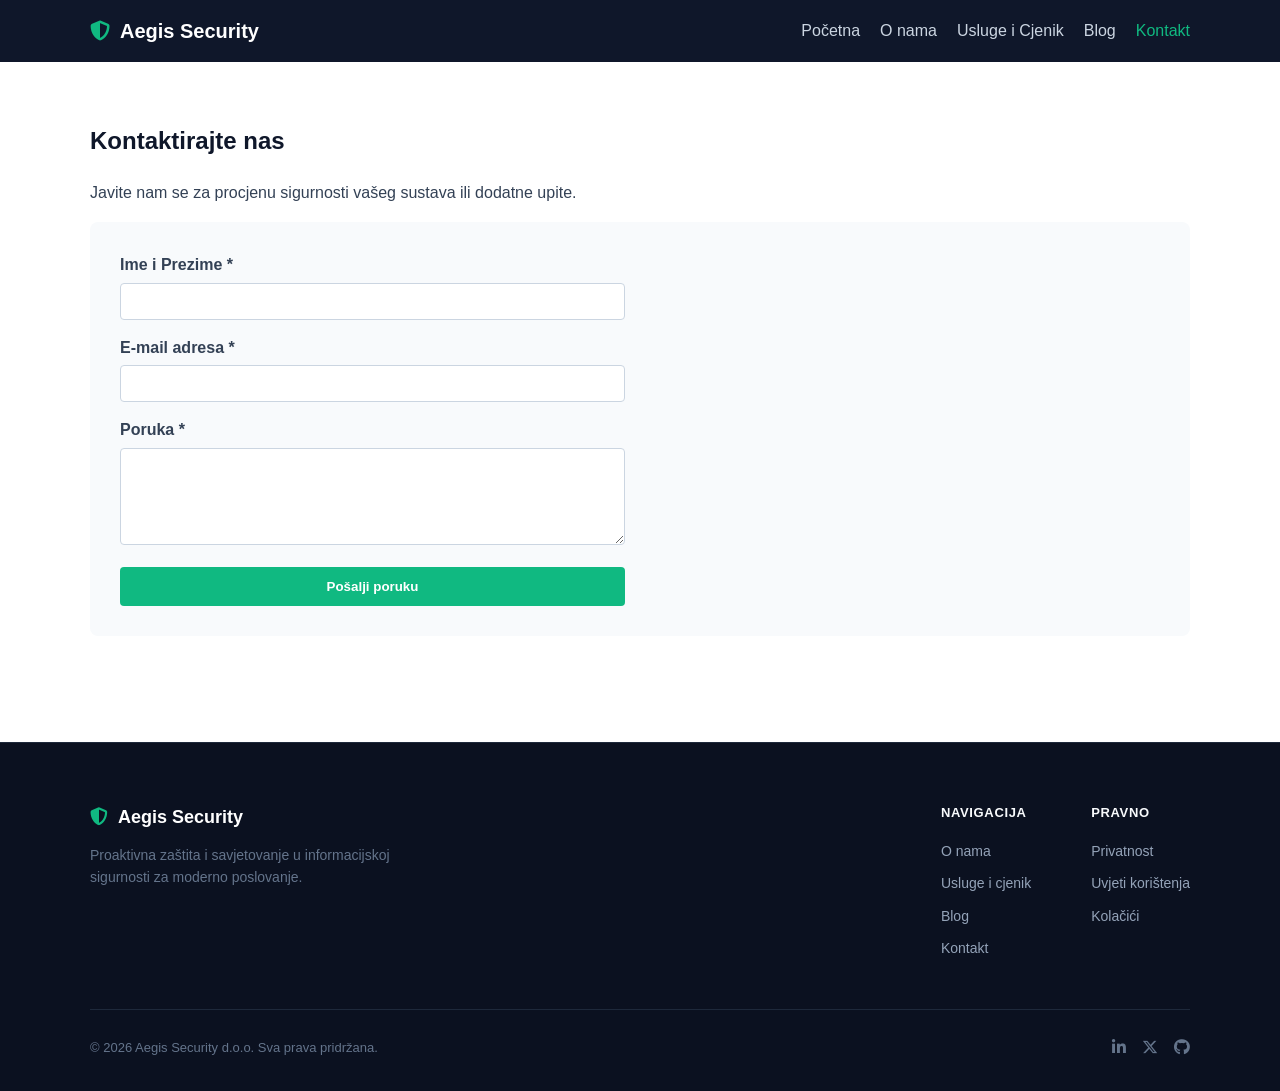
<file: kontakt.html>
<!DOCTYPE html>
<!-- TSD-4RT | AB | 22.09.2026. -->
<html lang="hr">
<head>
    <meta charset="UTF-8">
    <meta name="viewport" content="width=device-width, initial-scale=1.0">
    <title>Aegis Security - Kontakt</title>
    <link rel="stylesheet" href="https://cdnjs.cloudflare.com/ajax/libs/font-awesome/6.4.0/css/all.min.css">
    <link rel="stylesheet" href="style.css">
</head>
<body>

    <header class="main-header">
        <div class="header-container">
            <a href="index.html" class="logo">
                <i class="fas fa-shield-halved"></i>
                <span>Aegis Security</span>
            </a>
            <nav class="main-nav">
                <ul>
                    <li><a href="index.html">Početna</a></li>
                    <li><a href="o-nama.html">O nama</a></li>
                    <li><a href="usluge.html">Usluge i Cjenik</a></li>
                    <li><a href="blog.html">Blog</a></li>
                    <li><a href="kontakt.html" class="active">Kontakt</a></li>
                </ul>
            </nav>
        </div>
    </header>

    <main class="main-content">
        <section class="section">
            <h2>Kontaktirajte nas</h2>
            <p>Javite nam se za procjenu sigurnosti vašeg sustava ili dodatne upite.</p>

            <div class="contact-grid">
                <!-- Kontakt Forma -->
                <form id="contactForm" novalidate
      action="https://formspree.io/f/mqpkrvzk"
      method="POST">

    <div class="form-group">
        <label for="name">Ime i Prezime *</label>
        <input type="text" id="name" name="name" autocomplete="name" required>
        <span class="error-msg" id="nameError">Molimo unesite ime.</span>
    </div>

    <div class="form-group">
        <label for="email">E-mail adresa *</label>
        <input type="email" id="email" name="email" autocomplete="email" required>
        <span class="error-msg" id="emailError">Molimo unesite valjanu e-mail adresu.</span>
    </div>

    <div class="form-group">
        <label for="message">Poruka *</label>
        <textarea id="message" name="message" rows="5" required></textarea>
        <span class="error-msg" id="messageError">Poruka ne smije biti prazna.</span>
    </div>

    <button type="submit" class="btn-submit">Pošalji poruku</button>
</form>   
                <!-- Karta s lokacijom -->
                <div class="map-box">
                    <iframe 
                        src="https://www.google.com/maps/embed?pb=!1m18!1m12!1m3!1d89123.63282218413!2d15.908000450000002!3d45.815005350000005!2m3!1f0!2f0!3f0!3m2!1i1024!2i768!4f13.1!3m3!1m2!1s0x4765d692c9022d13%3A0xf7026e64032c52e1!2sZagreb!5e0!3m2!1shr!2shr!4v1700000000000!5m2!1shr!2shr" 
                        width="100%" 
                        height="100%" 
                        style="border:0;" 
                        allowfullscreen="" 
                        loading="lazy" 
                        referrerpolicy="no-referrer-when-downgrade">
                    </iframe>
                </div>
            </div>
        </section>
    </main>

    <footer class="main-footer">
        <div class="footer-container">
            <div class="footer-top">
                <div class="footer-brand">
                    <a href="index.html" class="footer-logo">
                        <i class="fas fa-shield-halved"></i>
                        <span>Aegis Security</span>
                    </a>
                    <p>Proaktivna zaštita i savjetovanje u informacijskoj sigurnosti za moderno poslovanje.</p>
                </div>

                <div class="footer-links">
                    <div class="footer-col">
                        <span class="footer-heading">Navigacija</span>
                        <ul>
                            <li><a href="o-nama.html">O nama</a></li>
                            <li><a href="usluge.html">Usluge i cjenik</a></li>
                            <li><a href="blog.html">Blog</a></li>
                            <li><a href="kontakt.html">Kontakt</a></li>
                        </ul>
                    </div>

                    <div class="footer-col">
                        <span class="footer-heading">Pravno</span>
                        <ul>
                            <li><a href="#">Privatnost</a></li>
                            <li><a href="#">Uvjeti korištenja</a></li>
                            <li><a href="#">Kolačići</a></li>
                        </ul>
                    </div>
                </div>
            </div>

            <div class="footer-bottom">
                <p>&copy; 2026 Aegis Security d.o.o. Sva prava pridržana.</p>
                <div class="footer-socials">
                    <a href="#" aria-label="LinkedIn"><i class="fab fa-linkedin-in"></i></a>
                    <a href="#" aria-label="X"><i class="fab fa-x-twitter"></i></a>
                    <a href="#" aria-label="GitHub"><i class="fab fa-github"></i></a>
                </div>
            </div>
        </div>

    
    </footer>

</body>
</html>
</file>
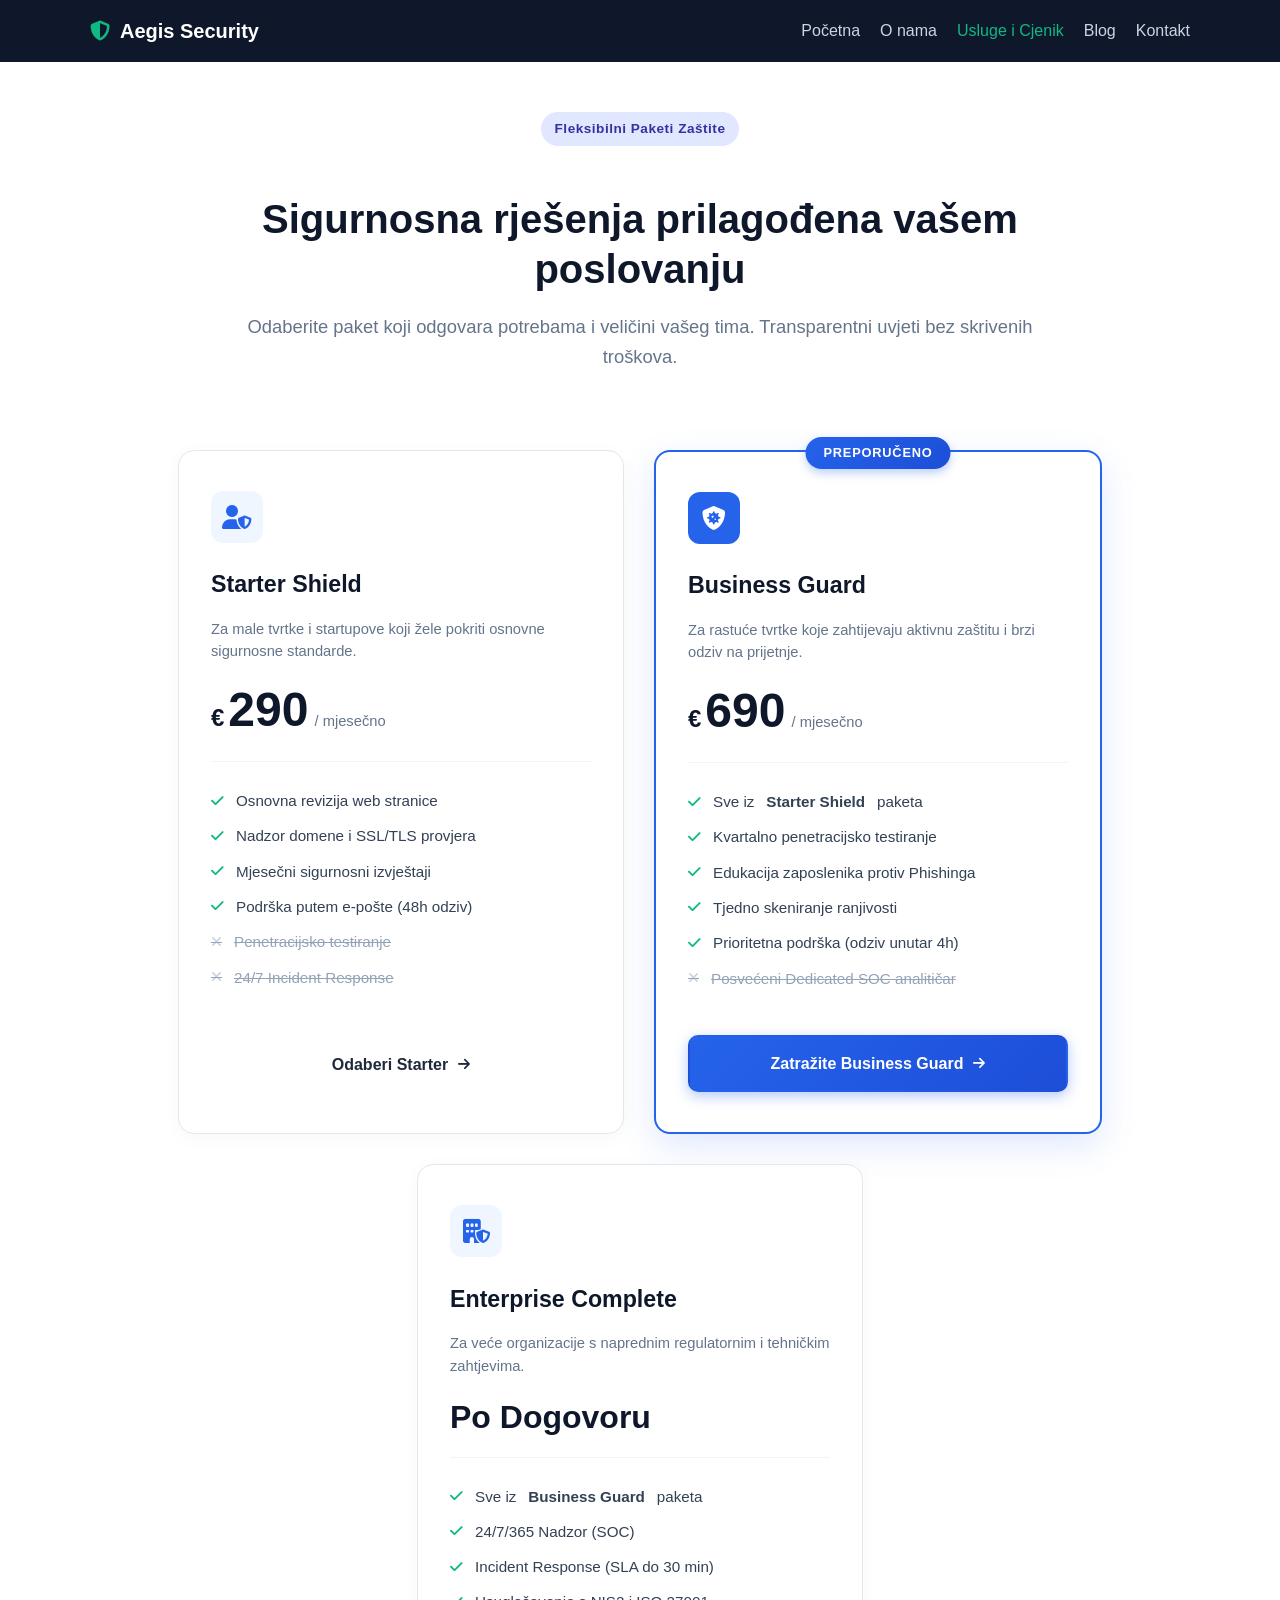
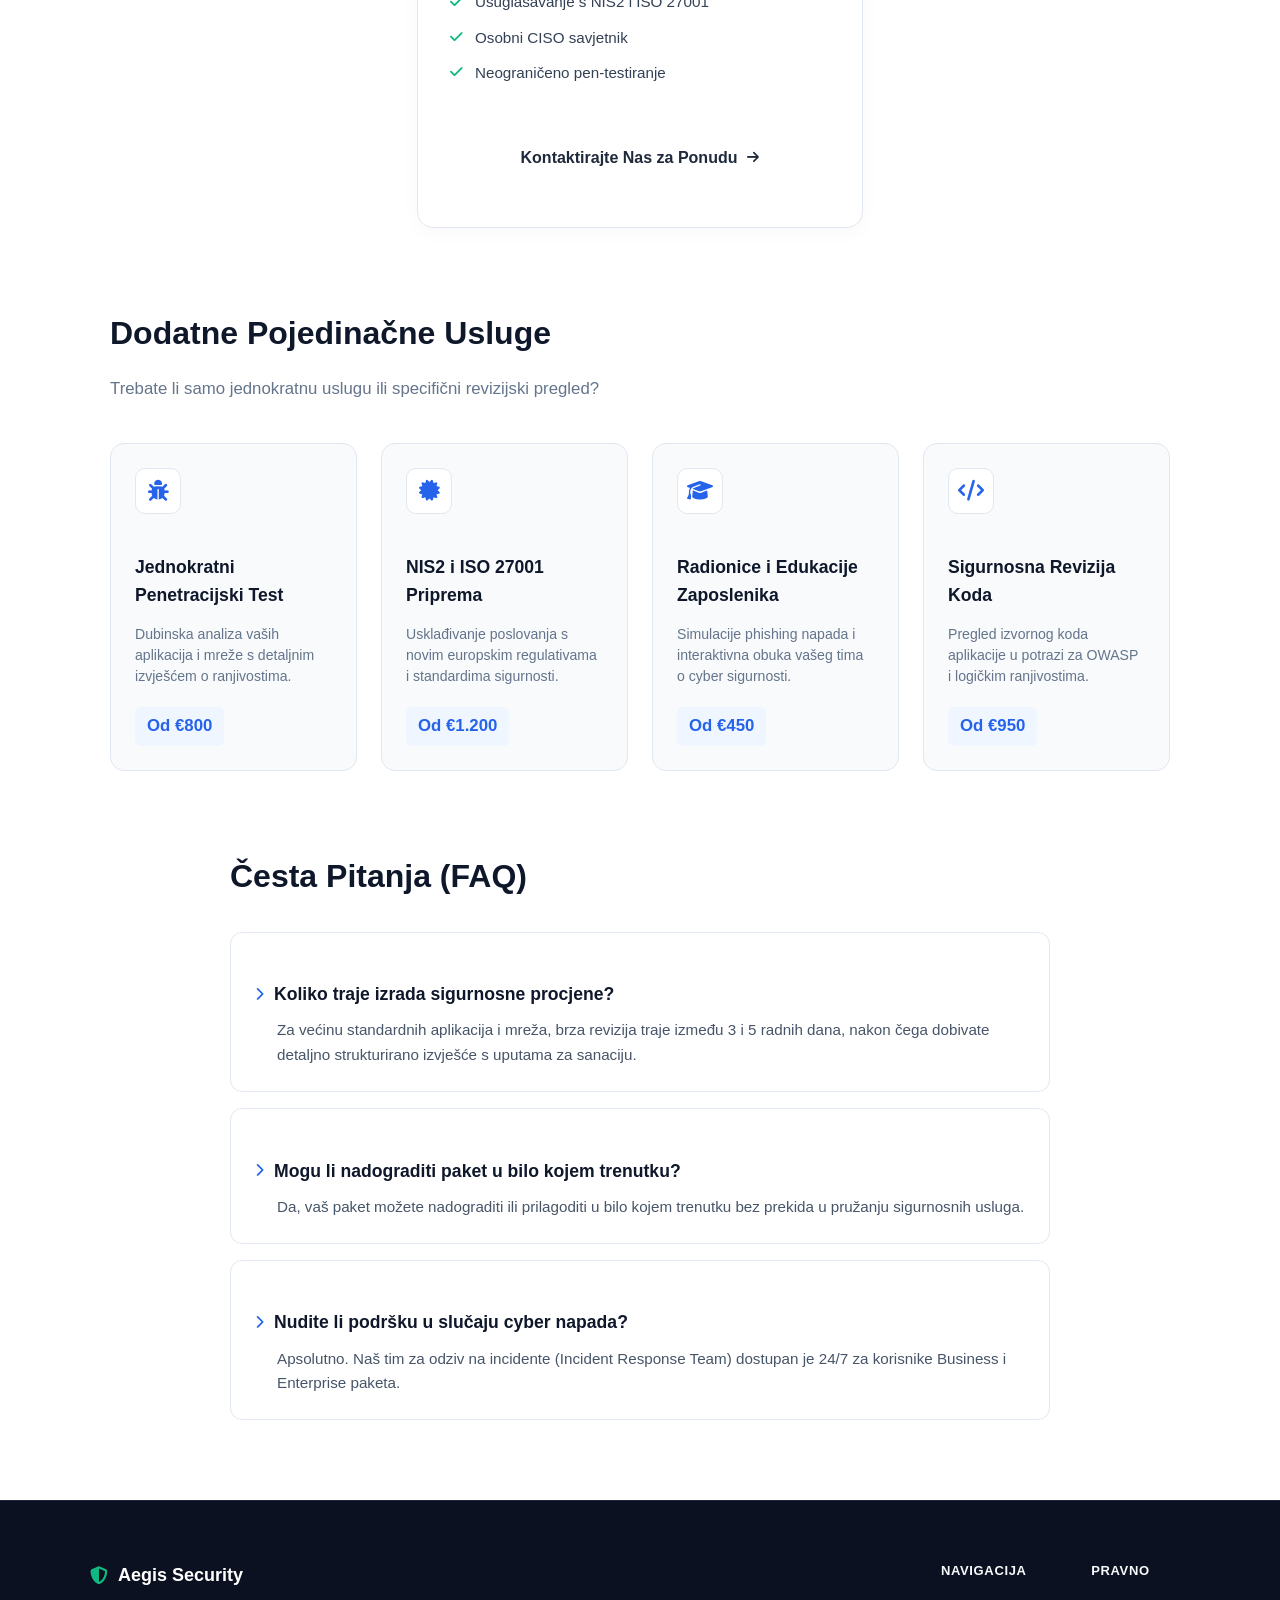
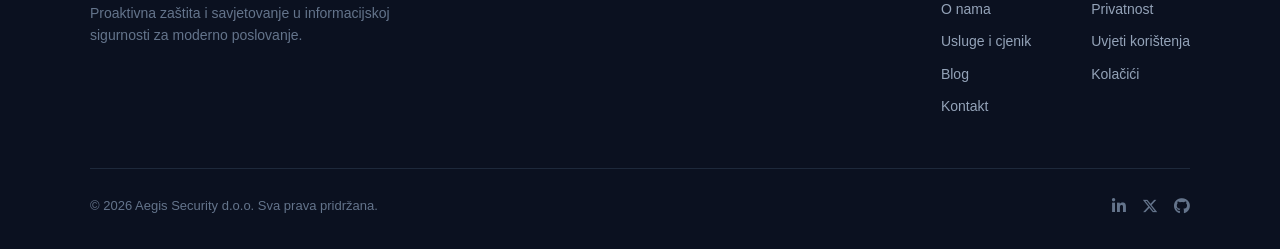
<file: usluge.html>
<!DOCTYPE html>
<!-- TSD-4RT | AB | 22.09.2026. -->
<html lang="hr">
<head>
    <meta charset="UTF-8">
    <meta name="viewport" content="width=device-width, initial-scale=1.0">
    <title>Usluge i Cjenik - Aegis Security</title>
    <link rel="stylesheet" href="https://cdnjs.cloudflare.com/ajax/libs/font-awesome/6.4.0/css/all.min.css">
    <link rel="stylesheet" href="style.css">
</head>
<body>

    <!-- ZAGLAVLJE -->
    <header class="main-header">
        <div class="header-container">
            <a href="index.html" class="logo">
                <i class="fas fa-shield-halved"></i>
                <span>Aegis Security</span>
            </a>
            <nav class="main-nav">
                <ul>
                    <li><a href="index.html">Početna</a></li>
                    <li><a href="o-nama.html">O nama</a></li>
                    <li><a href="usluge.html" class="active">Usluge i Cjenik</a></li>
                    <li><a href="blog.html">Blog</a></li>
                    <li><a href="kontakt.html">Kontakt</a></li>
                </ul>
            </nav>
        </div>
    </header>

    <main class="main-content">
        <!-- HERO SEKCIJA -->
        <section class="pricing-hero">
            <span class="badge">Fleksibilni Paketi Zaštite</span>
            <h1>Sigurnosna rješenja prilagođena vašem poslovanju</h1>
            <p>Odaberite paket koji odgovara potrebama i veličini vašeg tima. Transparentni uvjeti bez skrivenih troškova.</p>
        </section>

        <!-- GLAVNI CJENIK -->
        <section class="pricing-section">
            <div class="pricing-grid">

                <!-- Starter Paket -->
                <div class="pricing-card">
                    <div class="card-header">
                        <div class="plan-icon"><i class="fas fa-user-shield"></i></div>
                        <h3>Starter Shield</h3>
                        <p class="plan-desc">Za male tvrtke i startupove koji žele pokriti osnovne sigurnosne standarde.</p>
                    </div>
                    <div class="card-price">
                        <span class="currency">€</span>
                        <span class="amount">290</span>
                        <span class="period">/ mjesečno</span>
                    </div>
                    <ul class="plan-features">
                        <li><i class="fas fa-check text-success"></i> Osnovna revizija web stranice</li>
                        <li><i class="fas fa-check text-success"></i> Nadzor domene i SSL/TLS provjera</li>
                        <li><i class="fas fa-check text-success"></i> Mjesečni sigurnosni izvještaji</li>
                        <li><i class="fas fa-check text-success"></i> Podrška putem e-pošte (48h odziv)</li>
                        <li class="disabled"><i class="fas fa-times"></i> Penetracijsko testiranje</li>
                        <li class="disabled"><i class="fas fa-times"></i> 24/7 Incident Response</li>
                    </ul>
                    <a href="kontakt.html?paket=Starter-Shield" class="btn btn-outline">
                        <span>Odaberi Starter</span>
                        <i class="fas fa-arrow-right"></i>
                    </a>
                </div>

                <!-- Business Guard (Istaknuti) -->
                <div class="pricing-card featured">
                    <div class="badge-popular">Preporučeno</div>
                    <div class="card-header">
                        <div class="plan-icon"><i class="fas fa-shield-virus"></i></div>
                        <h3>Business Guard</h3>
                        <p class="plan-desc">Za rastuće tvrtke koje zahtijevaju aktivnu zaštitu i brzi odziv na prijetnje.</p>
                    </div>
                    <div class="card-price">
                        <span class="currency">€</span>
                        <span class="amount">690</span>
                        <span class="period">/ mjesečno</span>
                    </div>
                    <ul class="plan-features">
                        <li><i class="fas fa-check text-success"></i> Sve iz <strong>Starter Shield</strong> paketa</li>
                        <li><i class="fas fa-check text-success"></i> Kvartalno penetracijsko testiranje</li>
                        <li><i class="fas fa-check text-success"></i> Edukacija zaposlenika protiv Phishinga</li>
                        <li><i class="fas fa-check text-success"></i> Tjedno skeniranje ranjivosti</li>
                        <li><i class="fas fa-check text-success"></i> Prioritetna podrška (odziv unutar 4h)</li>
                        <li class="disabled"><i class="fas fa-times"></i> Posvećeni Dedicated SOC analitičar</li>
                    </ul>
                    <a href="kontakt.html?paket=Business-Guard" class="btn btn-primary">
                        <span>Zatražite Business Guard</span>
                        <i class="fas fa-arrow-right"></i>
                    </a>
                </div>

                <!-- Enterprise Paket -->
                <div class="pricing-card">
                    <div class="card-header">
                        <div class="plan-icon"><i class="fas fa-building-shield"></i></div>
                        <h3>Enterprise Complete</h3>
                        <p class="plan-desc">Za veće organizacije s naprednim regulatornim i tehničkim zahtjevima.</p>
                    </div>
                    <div class="card-price">
                        <span class="amount custom-price">Po Dogovoru</span>
                    </div>
                    <ul class="plan-features">
                        <li><i class="fas fa-check text-success"></i> Sve iz <strong>Business Guard</strong> paketa</li>
                        <li><i class="fas fa-check text-success"></i> 24/7/365 Nadzor (SOC)</li>
                        <li><i class="fas fa-check text-success"></i> Incident Response (SLA do 30 min)</li>
                        <li><i class="fas fa-check text-success"></i> Usuglašavanje s NIS2 i ISO 27001</li>
                        <li><i class="fas fa-check text-success"></i> Osobni CISO savjetnik</li>
                        <li><i class="fas fa-check text-success"></i> Neograničeno pen-testiranje</li>
                    </ul>
                    <a href="kontakt.html?paket=Enterprise-Complete" class="btn btn-outline">
                        <span>Kontaktirajte Nas za Ponudu</span>
                        <i class="fas fa-arrow-right"></i>
                    </a>
                </div>

            </div>
        </section>

        <!-- DODATNE USLUGE (ADD-ONS) -->
        <section class="addons-section">
            <h2 class="text-center">Dodatne Pojedinačne Usluge</h2>
            <p class="section-subtitle text-center">Trebate li samo jednokratnu uslugu ili specifični revizijski pregled?</p>
            
            <div class="addons-grid">
                <div class="addon-box">
                    <div class="addon-icon"><i class="fas fa-bug"></i></div>
                    <div class="addon-info">
                        <h4>Jednokratni Penetracijski Test</h4>
                        <p>Dubinska analiza vaših aplikacija i mreže s detaljnim izvješćem o ranjivostima.</p>
                    </div>
                    <div class="addon-price">Od €800</div>
                </div>

                <div class="addon-box">
                    <div class="addon-icon"><i class="fas fa-certificate"></i></div>
                    <div class="addon-info">
                        <h4>NIS2 i ISO 27001 Priprema</h4>
                        <p>Usklađivanje poslovanja s novim europskim regulativama i standardima sigurnosti.</p>
                    </div>
                    <div class="addon-price">Od €1.200</div>
                </div>

                <div class="addon-box">
                    <div class="addon-icon"><i class="fas fa-graduation-cap"></i></div>
                    <div class="addon-info">
                        <h4>Radionice i Edukacije Zaposlenika</h4>
                        <p>Simulacije phishing napada i interaktivna obuka vašeg tima o cyber sigurnosti.</p>
                    </div>
                    <div class="addon-price">Od €450</div>
                </div>

                <div class="addon-box">
                    <div class="addon-icon"><i class="fas fa-code"></i></div>
                    <div class="addon-info">
                        <h4>Sigurnosna Revizija Koda</h4>
                        <p>Pregled izvornog koda aplikacije u potrazi za OWASP i logičkim ranjivostima.</p>
                    </div>
                    <div class="addon-price">Od €950</div>
                </div>
            </div>
        </section>

        <!-- ČESTA PITANJA (FAQ) -->
        <section class="faq-section">
            <h2 class="text-center">Česta Pitanja (FAQ)</h2>
            <div class="faq-container">
                <div class="faq-item">
                    <h4><i class="fas fa-chevron-right"></i> Koliko traje izrada sigurnosne procjene?</h4>
                    <p>Za većinu standardnih aplikacija i mreža, brza revizija traje između 3 i 5 radnih dana, nakon čega dobivate detaljno strukturirano izvješće s uputama za sanaciju.</p>
                </div>
                <div class="faq-item">
                    <h4><i class="fas fa-chevron-right"></i> Mogu li nadograditi paket u bilo kojem trenutku?</h4>
                    <p>Da, vaš paket možete nadograditi ili prilagoditi u bilo kojem trenutku bez prekida u pružanju sigurnosnih usluga.</p>
                </div>
                <div class="faq-item">
                    <h4><i class="fas fa-chevron-right"></i> Nudite li podršku u slučaju cyber napada?</h4>
                    <p>Apsolutno. Naš tim za odziv na incidente (Incident Response Team) dostupan je 24/7 za korisnike Business i Enterprise paketa.</p>
                </div>
            </div>
        </section>
    </main>

    <!-- PODNOŽJE -->
    <footer class="main-footer">
        <div class="footer-container">
            <div class="footer-top">
                <div class="footer-brand">
                    <a href="index.html" class="footer-logo">
                        <i class="fas fa-shield-halved"></i>
                        <span>Aegis Security</span>
                    </a>
                    <p>Proaktivna zaštita i savjetovanje u informacijskoj sigurnosti za moderno poslovanje.</p>
                </div>

                <div class="footer-links">
                    <div class="footer-col">
                        <span class="footer-heading">Navigacija</span>
                        <ul>
                            <li><a href="o-nama.html">O nama</a></li>
                            <li><a href="usluge.html">Usluge i cjenik</a></li>
                            <li><a href="blog.html">Blog</a></li>
                            <li><a href="kontakt.html">Kontakt</a></li>
                        </ul>
                    </div>
                    <div class="footer-col">
                        <span class="footer-heading">Pravno</span>
                        <ul>
                            <li><a href="#">Privatnost</a></li>
                            <li><a href="#">Uvjeti korištenja</a></li>
                            <li><a href="#">Kolačići</a></li>
                        </ul>
                    </div>
                </div>
            </div>
            <div class="footer-bottom">
                <p>&copy; 2026 Aegis Security d.o.o. Sva prava pridržana.</p>
                <div class="footer-socials">
                    <a href="#" aria-label="LinkedIn"><i class="fab fa-linkedin-in"></i></a>
                    <a href="#" aria-label="X"><i class="fab fa-x-twitter"></i></a>
                    <a href="#" aria-label="GitHub"><i class="fab fa-github"></i></a>
                </div>
            </div>
        </div>
    </footer>

</body>
</html>
</file>
<file: style.css>
:root {
    --primary-color: #0f172a;
    --accent-color: #10b981;
    --accent-hover: #059669;
    --bg-light: #f8fafc;
    --text-dark: #334155;
    --border-color: #cbd5e1;
    --error-color: #ef4444;
}

body {
    font-family: 'Segoe UI', Arial, sans-serif;
    margin: 0;
    padding: 0;
    color: var(--text-dark);
    background-color: #ffffff;
    line-height: 1.6;
}

.main-content {
    max-width: 1100px;
    margin: 0 auto;
    padding: 0 20px;
    min-height: 60vh;
}

.section {
    margin: 60px 0;
}

h2 {
    color: var(--primary-color);
    margin-bottom: 20px;
}

.main-header {
    background-color: var(--primary-color);
    position: sticky;
    top: 0;
    z-index: 1000;
}

.header-container {
    max-width: 1100px;
    margin: 0 auto;
    padding: 15px 20px;
    display: flex;
    justify-content: space-between;
    align-items: center;
}

.logo {
    color: #ffffff;
    font-size: 20px;
    font-weight: bold;
    display: flex;
    align-items: center;
    gap: 10px;
    text-decoration: none;
}

.logo i {
    color: var(--accent-color);
}

.main-nav ul {
    list-style: none;
    margin: 0;
    padding: 0;
    display: flex;
    gap: 20px;
}

.main-nav a {
    color: #cbd5e1;
    text-decoration: none;
    font-weight: 500;
    transition: color 0.2s;
}

.main-nav a:hover,
.main-nav a.active {
    color: var(--accent-color);
}

.hero-with-bg {
    position: relative;
    background: url('https://images.unsplash.com/photo-1526374965328-7f61d4dc18c5?auto=format&fit=crop&w=1600&q=80') center/cover no-repeat;
    color: #ffffff;
    padding: 100px 20px;
    text-align: center;
    border-radius: 0 0 24px 24px;
    overflow: hidden;
}

.hero-overlay {
    position: absolute;
    top: 0;
    left: 0;
    width: 100%;
    height: 100%;
    background: rgba(15, 23, 42, 0.88);
    z-index: 1;
}

.hero-container {
    position: relative;
    z-index: 2;
    max-width: 800px;
    margin: 0 auto;
}

.hero-badge {
    display: inline-flex;
    align-items: center;
    gap: 8px;
    background-color: rgba(16, 185, 129, 0.15);
    color: #10b981;
    padding: 6px 16px;
    border-radius: 20px;
    font-size: 13px;
    font-weight: 600;
    margin-bottom: 20px;
    border: 1px solid rgba(16, 185, 129, 0.3);
}

.hero-section h1 {
    color: #ffffff;
    font-size: 42px;
    font-weight: 800;
    line-height: 1.2;
    margin-bottom: 20px;
}

.hero-section p {
    font-size: 18px;
    color: #94a3b8;
    margin-bottom: 35px;
}

.hero-buttons {
    display: flex;
    justify-content: center;
    gap: 15px;
}

.btn-primary, .btn-secondary {
    padding: 12px 24px;
    border-radius: 6px;
    text-decoration: none;
    font-weight: bold;
    display: inline-flex;
    align-items: center;
    gap: 8px;
    transition: background-color 0.2s;
}

.btn-primary { background-color: var(--accent-color); color: #fff; }
.btn-primary:hover { background-color: var(--accent-hover); }
.btn-secondary { background-color: #334155; color: #fff; }
.btn-secondary:hover { background-color: #475569; }

/* Naslovi Sekcija */
.section-header {
    text-align: center;
    max-width: 600px;
    margin: 0 auto 40px auto;
}

.section-header h2 {
    font-size: 28px;
    margin-bottom: 8px;
}

.section-header p {
    color: #64748b;
    margin: 0;
}


.stats-grid {
    display: grid;
    grid-template-columns: repeat(auto-fit, minmax(200px, 1fr));
    gap: 20px;
    margin-top: -50px;
    position: relative;
    z-index: 3;
}

.stat-card {
    background: #ffffff;
    border: 1px solid #e2e8f0;
    padding: 25px;
    border-radius: 12px;
    text-align: center;
    box-shadow: 0 4px 6px -1px rgba(0, 0, 0, 0.05);
}

.stat-card i {
    font-size: 28px;
    color: #10b981;
    margin-bottom: 10px;
}

.stat-card h3 {
    font-size: 30px;
    color: #0f172a;
    margin: 5px 0;
}

.stat-card p {
    color: #64748b;
    font-size: 14px;
    margin: 0;
}

.features-grid {
    display: grid;
    grid-template-columns: repeat(auto-fit, minmax(300px, 1fr));
    gap: 25px;
}

.feature-card {
    background: #ffffff;
    border: 1px solid #e2e8f0;
    border-radius: 12px;
    overflow: hidden;
    transition: all 0.3s ease;
}

.feature-card:hover {
    border-color: #10b981;
    box-shadow: 0 10px 25px rgba(0, 0, 0, 0.05);
    transform: translateY(-3px);
}

.feature-img {
    width: 100%;
    height: 180px;
    object-fit: cover;
}

.feature-content {
    padding: 25px;
}

.feature-card h3 {
    font-size: 20px;
    color: #0f172a;
    margin: 0 0 10px 0;
}

.feature-card p {
    color: #64748b;
    font-size: 15px;
    margin-bottom: 20px;
}

.feature-link {
    color: #10b981;
    text-decoration: none;
    font-weight: 600;
    font-size: 14px;
    display: inline-flex;
    align-items: center;
    gap: 6px;
}

.feature-link:hover {
    color: #059669;
}

.about-hero {
    position: relative;
    margin-top: 30px;
    border-radius: 12px;
    overflow: hidden;
}

.about-banner-img {
    width: 100%;
    height: 320px;
    object-fit: cover;
    display: block;
}

.about-hero-text {
    background: var(--bg-light);
    padding: 30px;
    border-radius: 0 0 12px 12px;
    border: 1px solid #e2e8f0;
    border-top: none;
}

.about-hero-text h2 {
    margin-top: 0;
}

.founder-card {
    display: flex;
    gap: 30px;
    align-items: center;
    background-color: var(--bg-light);
    padding: 30px;
    border-radius: 12px;
    border: 1px solid #e2e8f0;
}

.founder-img {
    width: 140px;
    height: 140px;
    border-radius: 50%;
    object-fit: cover;
    flex-shrink: 0;
    border: 3px solid #10b981;
}

.founder-info .subtitle {
    color: var(--accent-hover);
    font-weight: bold;
    margin-top: -5px;
    margin-bottom: 15px;
}

.about-grid {
    display: grid;
    grid-template-columns: 1fr 1fr;
    gap: 25px;
}

.about-card {
    background: #ffffff;
    border: 1px solid #e2e8f0;
    padding: 30px;
    border-radius: 12px;
}

.about-icon {
    font-size: 32px;
    color: #10b981;
    margin-bottom: 15px;
}

.pricing-hero {
    text-align: center;
    padding: 50px 20px 30px 20px;
    max-width: 850px;
    margin: 0 auto;
}

.pricing-hero .badge {
    display: inline-block;
    padding: 6px 14px;
    font-size: 0.85rem;
    font-weight: 600;
    border-radius: 20px;
    background: #e0e7ff;
    color: #3730a3;
    margin-bottom: 15px;
    letter-spacing: 0.5px;
}

.pricing-hero h1 {
    font-size: 2.5rem;
    font-weight: 800;
    color: #0f172a;
    line-height: 1.25;
    margin-bottom: 16px;
}

.pricing-hero p {
    font-size: 1.15rem;
    color: #64748b;
    line-height: 1.6;
}


.pricing-section {
    max-width: 1200px;
    margin: 30px auto 70px auto;
    padding: 0 20px;
}

.pricing-grid {
    display: flex;
    flex-wrap: wrap;
    gap: 30px;
    justify-content: center;
    align-items: stretch;
}


.pricing-card {
    background: #ffffff;
    border: 1px solid #e2e8f0;
    border-radius: 16px;
    padding: 40px 32px;
    flex: 1 1 320px;
    max-width: 380px;
    display: flex;
    flex-direction: column;
    position: relative;
    transition: all 0.3s cubic-bezier(0.4, 0, 0.2, 1);
    box-shadow: 0 4px 20px rgba(0, 0, 0, 0.03);
}

.pricing-card:hover {
    transform: translateY(-8px);
    box-shadow: 0 16px 35px rgba(0, 0, 0, 0.08);
    border-color: #cbd5e1;
}

.pricing-card.featured {
    border: 2px solid #2563eb;
    box-shadow: 0 12px 35px rgba(37, 99, 235, 0.15);
    background: #ffffff;
}

.pricing-card.featured:hover {
    transform: translateY(-10px);
    box-shadow: 0 20px 40px rgba(37, 99, 235, 0.22);
}

.badge-popular {
    position: absolute;
    top: -15px;
    left: 50%;
    transform: translateX(-50%);
    background: linear-gradient(135deg, #2563eb 0%, #1d4ed8 100%);
    color: #ffffff;
    font-size: 0.8rem;
    font-weight: 700;
    text-transform: uppercase;
    padding: 6px 18px;
    border-radius: 20px;
    letter-spacing: 0.8px;
    box-shadow: 0 4px 10px rgba(37, 99, 235, 0.3);
}


.plan-icon {
    width: 52px;
    height: 52px;
    background: #eff6ff;
    color: #2563eb;
    border-radius: 12px;
    display: flex;
    align-items: center;
    justify-content: center;
    font-size: 1.5rem;
    margin-bottom: 20px;
}

.pricing-card.featured .plan-icon {
    background: #2563eb;
    color: #ffffff;
}

.pricing-card h3 {
    font-size: 1.45rem;
    font-weight: 700;
    color: #0f172a;
    margin-bottom: 10px;
}

.plan-desc {
    font-size: 0.92rem;
    color: #64748b;
    line-height: 1.5;
    min-height: 42px;
    margin-bottom: 24px;
}


.card-price {
    margin-bottom: 28px;
    padding-bottom: 24px;
    border-bottom: 1px solid #f1f5f9;
    display: flex;
    align-items: baseline;
    gap: 4px;
}

.card-price .currency {
    font-size: 1.5rem;
    font-weight: 700;
    color: #0f172a;
}

.card-price .amount {
    font-size: 3rem;
    font-weight: 800;
    color: #0f172a;
    line-height: 1;
}

.card-price .custom-price {
    font-size: 2rem;
    font-weight: 800;
}

.card-price .period {
    color: #64748b;
    font-size: 0.92rem;
    font-weight: 500;
    margin-left: 2px;
}


.plan-features {
    list-style: none;
    padding: 0;
    margin: 0 0 32px 0;
    flex-grow: 1;
}

.plan-features li {
    font-size: 0.95rem;
    color: #334155;
    margin-bottom: 14px;
    display: flex;
    align-items: center;
    gap: 12px;
    line-height: 1.4;
}

.plan-features li.disabled {
    color: #94a3b8;
    text-decoration: line-through;
}

.plan-features li i.text-success {
    color: #10b981;
    font-size: 0.9rem;
}

.plan-features li i.fa-times {
    color: #cbd5e1;
    font-size: 0.9rem;
}

.pricing-card .btn {
    display: inline-flex;
    align-items: center;
    justify-content: center;
    gap: 10px;
    width: 100%;
    padding: 14px 24px;
    font-size: 1rem;
    font-weight: 600;
    border-radius: 10px;
    text-decoration: none;
    transition: all 0.3s cubic-bezier(0.4, 0, 0.2, 1);
    cursor: pointer;
    box-sizing: border-box;
    border: 2px solid transparent;
}


.btn-primary {
    background: linear-gradient(135deg, #2563eb 0%, #1d4ed8 100%);
    color: #ffffff !important;
    box-shadow: 0 4px 14px rgba(37, 99, 235, 0.35);
}

.btn-primary:hover {
    background: linear-gradient(135deg, #1d4ed8 0%, #1e40af 100%);
    transform: translateY(-2px);
    box-shadow: 0 6px 20px rgba(37, 99, 235, 0.45);
}


.btn-outline {
    background: #ffffff;
    color: #1e293b !important;
    border: 2px solid #cbd5e1;
}

.btn-outline:hover {
    border-color: #2563eb;
    color: #2563eb !important;
    background: #f8fafc;
    transform: translateY(-2px);
    box-shadow: 0 4px 12px rgba(0, 0, 0, 0.05);
}


.btn i {
    font-size: 0.85rem;
    transition: transform 0.2s ease;
}

.btn:hover i {
    transform: translateX(4px);
}


.addons-section {
    max-width: 1100px;
    margin: 80px auto;
    padding: 0 20px;
}

.addons-section h2 {
    font-size: 2rem;
    color: #0f172a;
    font-weight: 700;
    margin-bottom: 10px;
}

.addons-section .section-subtitle {
    color: #64748b;
    font-size: 1.05rem;
    margin-bottom: 40px;
}

.addons-grid {
    display: grid;
    grid-template-columns: repeat(auto-fit, minmax(240px, 1fr));
    gap: 24px;
}

.addon-box {
    background: #f8fafc;
    border: 1px solid #e2e8f0;
    border-radius: 14px;
    padding: 24px;
    display: flex;
    flex-direction: column;
    justify-content: space-between;
    transition: all 0.25s ease;
}

.addon-box:hover {
    background: #ffffff;
    border-color: #cbd5e1;
    transform: translateY(-4px);
    box-shadow: 0 10px 25px rgba(0, 0, 0, 0.05);
}

.addon-icon {
    width: 44px;
    height: 44px;
    background: #ffffff;
    border: 1px solid #e2e8f0;
    border-radius: 10px;
    display: flex;
    align-items: center;
    justify-content: center;
    font-size: 1.3rem;
    color: #2563eb;
    margin-bottom: 16px;
}

.addon-info h4 {
    font-size: 1.1rem;
    font-weight: 700;
    color: #0f172a;
    margin-bottom: 8px;
}

.addon-info p {
    font-size: 0.88rem;
    color: #64748b;
    line-height: 1.5;
    margin-bottom: 20px;
}

.addon-price {
    font-weight: 700;
    color: #2563eb;
    font-size: 1.05rem;
    background: #eff6ff;
    padding: 6px 12px;
    border-radius: 6px;
    display: inline-block;
    align-self: flex-start;
}


.faq-section {
    max-width: 820px;
    margin: 80px auto 60px auto;
    padding: 0 20px;
}

.faq-section h2 {
    font-size: 2rem;
    color: #0f172a;
    font-weight: 700;
    margin-bottom: 30px;
}

.faq-container {
    display: flex;
    flex-direction: column;
    gap: 16px;
}

.faq-item {
    background: #ffffff;
    border: 1px solid #e2e8f0;
    border-radius: 12px;
    padding: 24px;
    transition: border-color 0.2s ease;
}

.faq-item:hover {
    border-color: #cbd5e1;
}

.faq-item h4 {
    font-size: 1.1rem;
    font-weight: 600;
    color: #0f172a;
    margin-bottom: 10px;
    display: flex;
    align-items: center;
    gap: 10px;
}

.faq-item h4 i {
    color: #2563eb;
    font-size: 0.85rem;
}

.faq-item p {
    font-size: 0.95rem;
    color: #475569;
    line-height: 1.6;
    margin: 0;
    padding-left: 22px;
}

@media (max-width: 768px) {
    .pricing-hero h1 {
        font-size: 1.9rem;
    }

    .pricing-grid {
        flex-direction: column;
        align-items: center;
    }

    .pricing-card {
        width: 100%;
        max-width: 100%;
    }

    .card-price .amount {
        font-size: 2.5rem;
    }

    .addons-grid {
        grid-template-columns: 1fr;
    }
}

.blog-grid {
    display: grid;
    grid-template-columns: repeat(auto-fit, minmax(320px, 1fr));
    gap: 25px;
    margin-top: 25px;
}

.blog-card {
    display: flex;
    flex-direction: column;
    justify-content: space-between;
    background: #ffffff;
    border: 1px solid #e2e8f0;
    border-radius: 12px;
    overflow: hidden;
    text-decoration: none;
    color: inherit;
    transition: all 0.3s ease;
    box-shadow: 0 1px 3px rgba(0, 0, 0, 0.05);
}

.blog-card-img {
    width: 100%;
    height: 180px;
    object-fit: cover;
}

.blog-card-content {
    padding: 20px 24px 0 24px;
}

.blog-card:hover {
    transform: translateY(-4px);
    box-shadow: 0 10px 20px rgba(0, 0, 0, 0.08);
    border-color: #cbd5e1;
}

.blog-card h3 {
    margin: 15px 0 10px 0;
    color: #0f172a;
    font-size: 20px;
    transition: color 0.2s;
}

.blog-card:hover h3 {
    color: var(--accent-color);
}

.blog-card p {
    color: #64748b;
    font-size: 15px;
    line-height: 1.5;
    margin: 0;
}

.badge {
    display: inline-block;
    padding: 4px 10px;
    font-size: 12px;
    font-weight: 600;
    border-radius: 6px;
    color: #ffffff;
}

.badge-dev { background-color: #0284c7; }
.badge-sec { background-color: #10b981; }
.badge-tech { background-color: #8b5cf6; }

.read-more-text {
    display: inline-flex;
    align-items: center;
    gap: 8px;
    padding: 20px 24px 24px 24px;
    font-size: 14px;
    font-weight: 600;
    color: var(--accent-color);
}

.blog-card:hover .read-more-text i {
    transform: translateX(5px);
    transition: transform 0.2s;
}

.article-container {
    max-width: 800px;
    margin: 40px auto;
}

.btn-back {
    display: inline-flex;
    align-items: center;
    gap: 8px;
    text-decoration: none;
    color: var(--accent-color);
    font-weight: bold;
    margin-bottom: 20px;
}

.btn-back:hover {
    color: var(--primary-color);
}

.article-title {
    font-size: 32px;
    color: var(--primary-color);
    margin: 15px 0 10px 0;
}

.article-meta {
    font-size: 14px;
    color: #64748b;
    margin-bottom: 30px;
    border-bottom: 1px solid var(--border-color);
    padding-bottom: 15px;
}

.article-body {
    font-size: 18px;
    line-height: 1.8;
    color: var(--text-dark);
}

.article-body h3 {
    color: var(--primary-color);
    margin-top: 30px;
}

.article-body blockquote {
    background: var(--bg-light);
    border-left: 4px solid var(--accent-color);
    margin: 25px 0;
    padding: 15px 20px;
    font-style: italic;
    color: #475569;
}

.article-hero-img {
    width: 100%;
    max-height: 400px;
    object-fit: cover;
    border-radius: 12px;
    margin-bottom: 30px;
    border: 1px solid #e2e8f0;
    box-shadow: 0 4px 12px rgba(0, 0, 0, 0.05);
}

.contact-grid {
    display: grid;
    grid-template-columns: 1fr 1fr;
    gap: 30px;
    background-color: var(--bg-light);
    padding: 30px;
    border-radius: 8px;
}

.form-group { margin-bottom: 15px; }
.form-group label { display: block; font-weight: bold; margin-bottom: 5px; }
.form-group input, .form-group textarea {
    width: 100%;
    padding: 10px;
    border: 1px solid var(--border-color);
    border-radius: 4px;
    box-sizing: border-box;
}

.error-msg { color: var(--error-color); font-size: 12px; display: none; }

.btn-submit {
    background-color: var(--accent-color);
    color: #ffffff;
    border: none;
    padding: 12px;
    width: 100%;
    border-radius: 4px;
    font-weight: bold;
    cursor: pointer;
}

.btn-submit:hover { background-color: var(--accent-hover); }

.map-box iframe {
    width: 100%;
    height: 100%;
    min-height: 300px;
    border: 0;
    border-radius: 4px;
}

.main-footer {
    background-color: #0b1120;
    color: #94a3b8;
    padding: 60px 0 30px;
    margin-top: 80px;
    border-top: 1px solid #1e293b;
    font-size: 14px;
}

.footer-container {
    max-width: 1100px;
    margin: 0 auto;
    padding: 0 20px;
}

.footer-top {
    display: flex;
    justify-content: space-between;
    gap: 40px;
    padding-bottom: 40px;
    border-bottom: 1px solid #1e293b;
}

.footer-brand {
    max-width: 320px;
}

.footer-logo {
    display: inline-flex;
    align-items: center;
    gap: 10px;
    color: #ffffff;
    font-weight: 700;
    font-size: 18px;
    text-decoration: none;
    margin-bottom: 12px;
}

.footer-logo i {
    color: #10b981;
}

.footer-brand p {
    margin: 0;
    line-height: 1.6;
    color: #64748b;
}

.footer-links {
    display: flex;
    gap: 60px;
}

.footer-heading {
    display: block;
    color: #f8fafc;
    font-size: 13px;
    font-weight: 600;
    text-transform: uppercase;
    letter-spacing: 0.05em;
    margin-bottom: 16px;
}

.footer-col ul {
    list-style: none;
    padding: 0;
    margin: 0;
}

.footer-col li {
    margin-bottom: 10px;
}

.footer-col a {
    color: #94a3b8;
    text-decoration: none;
    transition: color 0.2s ease;
}

.footer-col a:hover {
    color: #10b981;
}

.footer-bottom {
    display: flex;
    justify-content: space-between;
    align-items: center;
    padding-top: 25px;
    font-size: 13px;
    color: #64748b;
}

.footer-bottom p {
    margin: 0;
}

.footer-socials {
    display: flex;
    gap: 16px;
}

.footer-socials a {
    color: #64748b;
    font-size: 16px;
    transition: color 0.2s ease;
}

.footer-socials a:hover {
    color: #ffffff;
}

@media (max-width: 768px) {
    .header-container {
        flex-direction: column;
        gap: 15px;
    }

    .hero-section h1 {
        font-size: 30px;
    }

    .stats-grid {
        margin-top: 20px;
    }

    .founder-card, .contact-grid, .about-grid { 
        grid-template-columns: 1fr; 
        flex-direction: column; 
    }

    .footer-top {
        flex-direction: column;
        gap: 30px;
    }
    
    .footer-links {
        gap: 40px;
    }

    .footer-bottom {
        flex-direction: column-reverse;
        gap: 15px;
        align-items: flex-start;
    }
}
</file>
